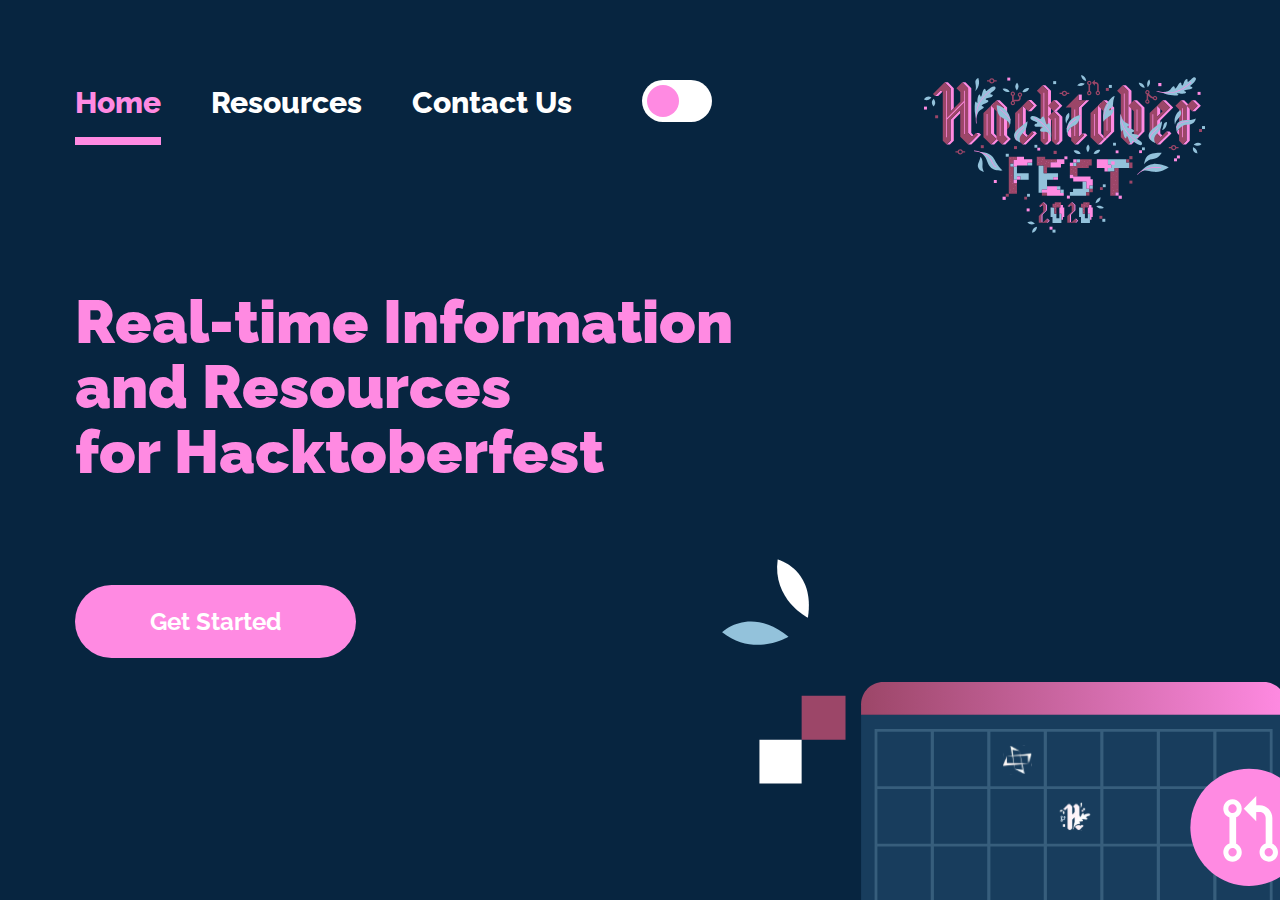
<file: index.html>
<!DOCTYPE html>
<html lang="en">

<head>
    <meta charset="UTF-8">
    <meta name="viewport" content="width=device-width, initial-scale=1.0">
    <meta name="theme-color" content="#0e293e" />
    <link rel="stylesheet" href="./styles/index.css">
    <link rel="stylesheet" href="https://cdnjs.cloudflare.com/ajax/libs/font-awesome/5.15.1/css/all.min.css"
        integrity="sha512-+4zCK9k+qNFUR5X+cKL9EIR+ZOhtIloNl9GIKS57V1MyNsYpYcUrUeQc9vNfzsWfV28IaLL3i96P9sdNyeRssA=="
        crossorigin="anonymous" />
    <link
        href="https://fonts.googleapis.com/css2?family=Montserrat:ital,wght@0,100;0,200;0,300;0,400;0,500;0,600;0,700;0,800;1,100;1,200;1,300;1,400;1,500;1,600;1,700&family=Raleway:ital,wght@0,100;0,200;0,300;0,400;0,500;0,600;0,700;0,800;0,900;1,100;1,200;1,300;1,400;1,500;1,600;1,700;1,800&display=swap"
        rel="stylesheet">
    <title>Announcement Tab</title>
</head>

<body data-theme="dark">
    <nav>
        <div class="list">
            <div class="h-log">
                <img class="min-logo" src="./assets/img/h.svg" alt="">
            </div>
            <div class="list-it">
                <a href="">
                    <li class="active">Home</li>
                </a>
                <a href="./posts.html">
                    <li>Resources</li>
                </a>
                <a href="">
                    <li>Contact Us</li>
                </a>
            </div>
            <div class="d-mode">
                <span class="d-mode-cir"></span>
            </div>
        </div>
        <div id="m-head">
            Home
        </div>
        <div class="hb-logo">
            <img class="hb-2020" src="./assets/img/hb_logo.svg" alt="hacktober 2020 logo">
            <img class="hb-alone" id="ham" src="./assets/img/ham.svg" alt="hamburger icon">
        </div>
    </nav>
    <main>
        <div class="head">
            Real-time Information <br> and Resources <br> for Hacktoberfest
        </div>
        <div class="btn">
            <a href="./posts.html">
                <button class="btn-gs">
                    Get Started
                </button>
            </a>
        </div>
    </main>
    <div class="tt">
        <img class="tt-img" src="./assets/img/tt.svg" alt="">
    </div>
    <!-- Option -->
    <div id="l-list" class="list-it">
        <i class="fa fa-home"></i> <a href="index.html"> Home</a>
        <i class="fa fa-question"></i> <a href="posts.html"> Resources</a>
        <i class="fa fa-phone"></i> <a href="/"> Contact Us</a>
        <i id="ms" class="fa fa-sun"></i> <span id="cd-th" href="">Light Mode</span>
        <!-- fa fa-moon -->
    </div>
</body>

<script src="https://ajax.googleapis.com/ajax/libs/jquery/3.5.1/jquery.min.js"></script>
<script src="./scripts/index.js"></script>

</html>
</file>
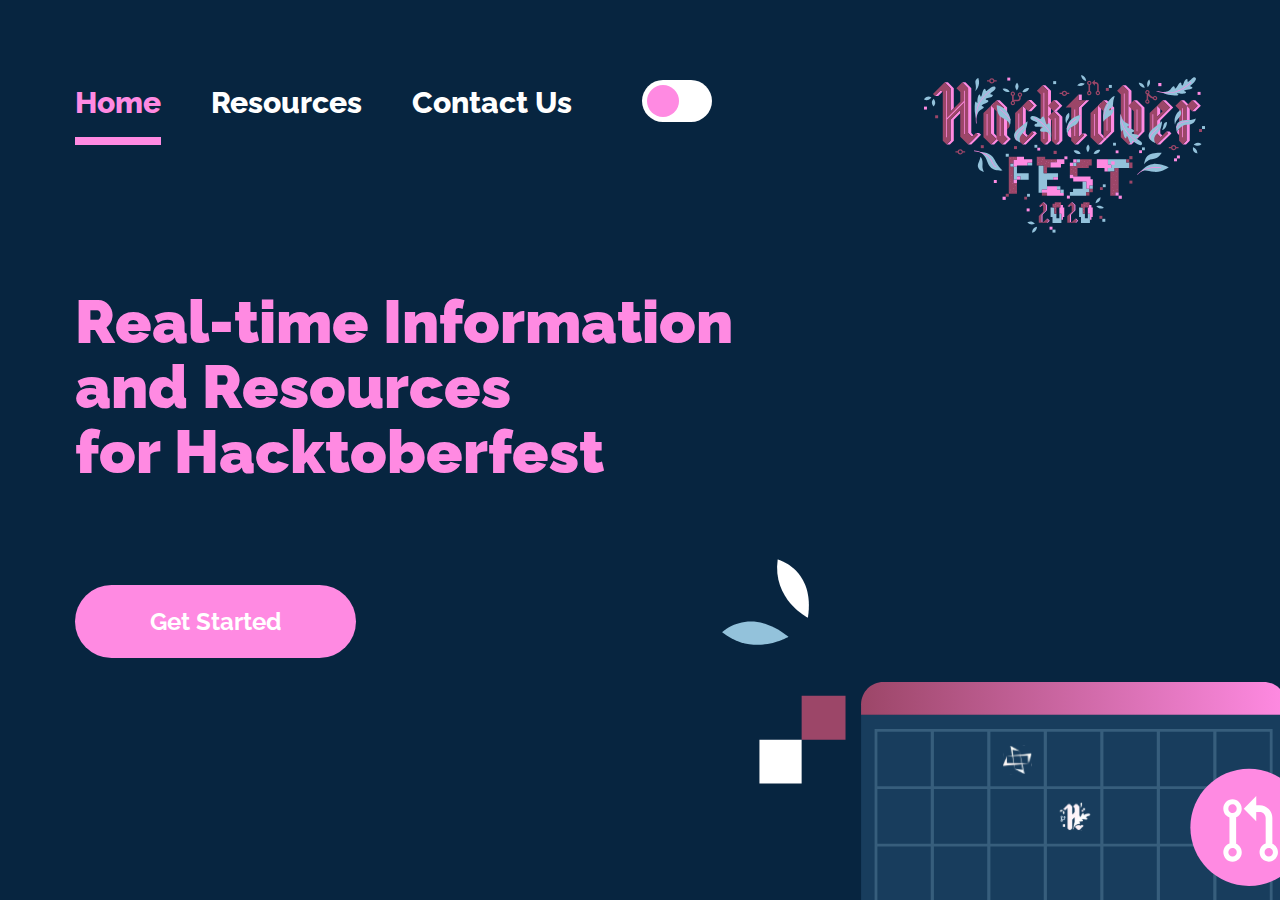
<file: james.html>
<!DOCTYPE html>
<html lang="en">

<head>
    <meta charset="UTF-8">
    <meta name="viewport" content="width=device-width, initial-scale=1.0">
    <link rel="stylesheet" href="./styles/james.css">
    <link rel="stylesheet" href="https://cdnjs.cloudflare.com/ajax/libs/font-awesome/5.15.1/css/all.min.css"
        integrity="sha512-+4zCK9k+qNFUR5X+cKL9EIR+ZOhtIloNl9GIKS57V1MyNsYpYcUrUeQc9vNfzsWfV28IaLL3i96P9sdNyeRssA=="
        crossorigin="anonymous" />
    <link
        href="https://fonts.googleapis.com/css2?family=Montserrat:ital,wght@0,100;0,200;0,300;0,400;0,500;0,600;0,700;0,800;1,100;1,200;1,300;1,400;1,500;1,600;1,700&family=Raleway:ital,wght@0,100;0,200;0,300;0,400;0,500;0,600;0,700;0,800;0,900;1,100;1,200;1,300;1,400;1,500;1,600;1,700;1,800&display=swap"
        rel="stylesheet">
    <title>Announcement Tab</title>
</head>

<body data-theme="dark">
    <nav>
        <div class="list">
            <div class="h-log">
                <img class="min-logo" src="./assets/img/h.svg" alt="">
            </div>
            <div class="list-it">
                <a href="">
                    <li class="active">Home</li>
                </a>
                <a href="./posts.html">
                    <li>Resources</li>
                </a>
                <a href="">
                    <li>Contact Us</li>
                </a>
            </div>
            <div class="d-mode">
                <span class="d-mode-cir"></span>
            </div>
        </div>
        <div id="m-head">
            Home
        </div>
        <div class="hb-logo">
            <img class="hb-2020" src="./assets/img/hb_logo.svg" alt="hacktober 2020 logo">
            <img class="hb-alone" id="ham" src="./assets/img/ham.svg" alt="hamburger icon">
        </div>
    </nav>
    <main>
        <div class="head">
            Real-time Information <br> and Resources <br> for Hacktoberfest
        </div>
        <div class="btn">
            <a href="">
                <button class="btn-gs">
                    Get Started
                </button>
            </a>
        </div>
    </main>
    <div class="tt">
        <img class="tt-img" src="./assets/img/tt.svg" alt="">
    </div>
    <!-- Option -->
    <div id="l-list" class="list-it">
        <i class="fa fa-home"></i> <a href="james.html"> Home</a>
        <i class="fa fa-question"></i> <a href="posts.html"> Resources</a>
        <i class="fa fa-phone"></i> <a href="/"> Contact Us</a>
        <i id="ms" class="fa fa-sun"></i> <span id="cd-th" href="">Light Mode</span>
        <!-- fa fa-moon -->
    </div>
</body>

<script src="https://ajax.googleapis.com/ajax/libs/jquery/3.5.1/jquery.min.js"></script>
<script src="./scripts/james.js"></script>

</html>
</file>
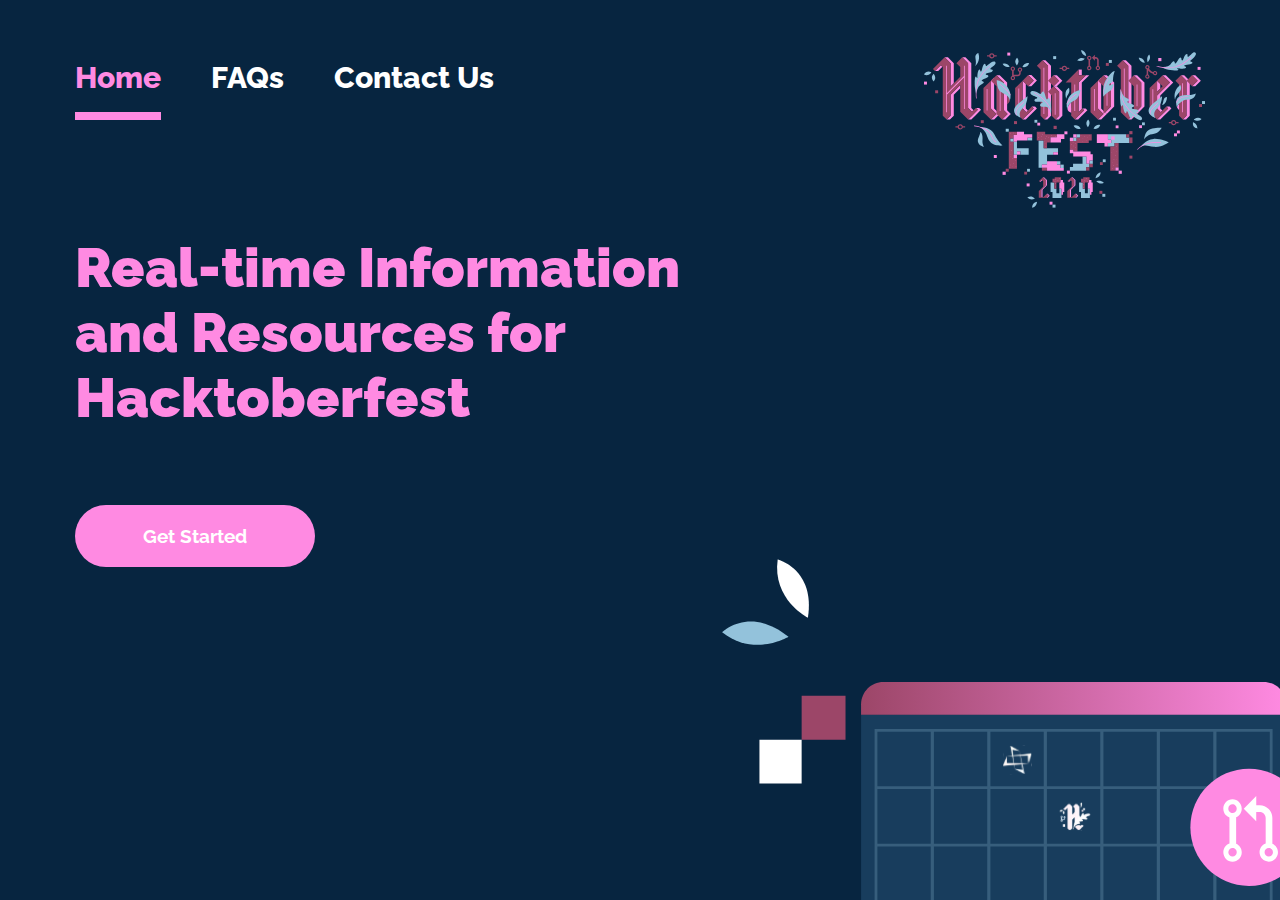
<file: final/james.html>
<!DOCTYPE html>
<html lang="en">

<head>
    <meta charset="UTF-8">
    <meta name="viewport" content="width=device-width, initial-scale=1.0">
    <link rel="stylesheet" href="./styles/james.css">
    <title>Announcement Tab</title>
</head>

<body>
    <nav>
        <div class="list">
            <div class="h-log">
                <img src="./assets/img/h.svg" alt="">
            </div>
            <div class="list-it">
                <a href="">
                    <li class="active">Home</li>
                </a>
                <a href="">
                    <li>FAQs</li>
                </a>
                <a href="">
                    <li>Contact Us</li>
                </a>
            </div>
        </div>
        <div class="hb-logo">
            <img class="hb-2020" src="./assets/img/hb_logo.svg" alt="hacktober 2020 logo">
            <img class="hb-alone" id="ham" src="./assets/img/ham.svg" alt="hamburger icon">
        </div>
    </nav>
    <main>
        <div class="head">
            Real-time Information and Resources for Hacktoberfest
        </div>
        <div class="btn">
            <a href="">
                <button class="btn-gs">
                    Get Started
                </button>
            </a>
        </div>
    </main>
    <div class="tt">
        <img src="./assets/img/tt.svg" alt="">
    </div>
    <!-- Option -->
    <div id="l-list" class="list-it">
        <a href="">
            <li class="active">Home</li>
        </a>
        <a href="">
            <li>FAQs</li>
        </a>
        <a href="">
            <li>Contact Us</li>
        </a>
    </div>
</body>

<script src="https://ajax.googleapis.com/ajax/libs/jquery/3.5.1/jquery.min.js"></script>
<script>
    $('#ham').click(function () {
        $('#l-list').slideToggle();
    });
</script>

</html>
</file>
<file: styles/index.css>
body[data-theme="dark"] {
  --color-1: #ff8ae2;
  --bg: #072540;
  --bandw: #000;
  --wandb: #fff;
  --gandw: #1a1a1a;
  --gandb: lightgray;
  --bgres: url(../assets/img/resource-bg.svg);
}

body[data-theme="light"] {
  --color-1: #0069ff;
  --bg: #84bdff;
  --bandw: #fff;
  --wandb: #000;
  --gandw: #fff;
  --gandb: #000;
  --bgres: url(../assets/img/reslightbg.svg);
}

* {
  margin: 0;
  padding: 0;
  -webkit-box-sizing: border-box;
          box-sizing: border-box;
  font-family: "Raleway", sans-serif;
  text-decoration: none;
}

body {
  min-height: 100vh;
  padding: 75px;
  background-color: var(--bg);
  overflow: hidden;
}

nav {
  display: -webkit-box;
  display: -ms-flexbox;
  display: flex;
  -webkit-box-pack: justify;
      -ms-flex-pack: justify;
          justify-content: space-between;
  color: var(--white);
  font-size: 30px;
  font-weight: 800;
}

nav .list {
  display: -webkit-box;
  display: -ms-flexbox;
  display: flex;
  cursor: pointer;
}

nav .list-it {
  display: -webkit-box;
  display: -ms-flexbox;
  display: flex;
  width: 100%;
  list-style-type: none;
  margin: 0 auto 20px;
  color: var(--bandw);
}

nav .list .h-log {
  display: none;
}

nav .list .h-log img {
  height: 80px;
  width: auto;
}

nav .list li {
  margin: 10px 50px;
  height: 60px;
  min-width: -webkit-max-content;
  min-width: -moz-max-content;
  min-width: max-content;
  color: var(--wandb);
}

nav .list li:first-child {
  margin-left: 0;
}

nav .hb-logo .hb-alone {
  display: none;
}

nav .hb-logo img {
  width: 100%;
  min-width: 160px;
  height: auto;
}

#m-head {
  color: var(--wandb);
  -ms-flex-item-align: center;
      -ms-grid-row-align: center;
      align-self: center;
  font-size: 32px;
  display: none;
}

.active {
  color: var(--color-1) !important;
  border-bottom: 8px solid var(--color-1);
}

main {
  margin: 50px 0 20px;
  width: 60%;
}

main .head {
  font-size: 60px;
  line-height: 65px;
  font-weight: 900;
  color: var(--color-1);
  white-space: nowrap;
}

main .btn {
  margin-top: 100px;
  position: relative;
  z-index: 2;
}

main .btn-gs {
  cursor: pointer;
  color: white;
  font-weight: 700;
  border: none;
  background-color: var(--color-1);
  padding: 22px 75px;
  border-radius: 40px;
  font-size: 24px;
}

main .btn-gs:focus {
  outline: none;
}

.tt img {
  width: 45%;
  position: fixed;
  bottom: 0;
  right: 0;
}

#l-list {
  display: -ms-grid;
  display: grid;
  -ms-grid-rows: 1fr 1fr 1fr 1fr;
  -ms-grid-columns: 20px 1fr;
      grid-template: 1fr 1fr 1fr 1fr / 20px 1fr;
  grid-gap: 0 10px;
  position: absolute;
  text-align: left;
  list-style-type: none;
  background-color: #072540;
  border: 1px solid white;
  color: white;
  font-size: 16px;
  font-weight: 600;
  top: 140px;
  right: 30px;
}

#l-list > * {
  padding: 15px;
  color: white;
}

@media (max-width: 1000px) {
  nav {
    font-size: 25px;
  }
  main .head {
    font-size: 50px;
  }
}

@media (max-width: 870px) {
  nav {
    font-size: 20px;
  }
  main {
    width: 65%;
  }
  main .head {
    font-size: 40px;
    line-height: 50px;
  }
  main .btn-gs {
    padding: 15px 55px;
    font-size: 15px;
  }
  .list-it {
    margin: 0 auto 10px;
  }
}

@media (max-width: 775px) {
  nav {
    -webkit-box-align: center;
        -ms-flex-align: center;
            align-items: center;
  }
  nav .list .list-it {
    display: none;
  }
  nav .list .h-log {
    display: block;
  }
  .hb-logo .hb-alone {
    display: block !important;
    height: 24px;
    min-width: -webkit-max-content;
    min-width: -moz-max-content;
    min-width: max-content;
  }
  .hb-logo .hb-2020 {
    display: none;
    margin: 0;
  }
  .tt img {
    min-width: 350px;
  }
  #m-head {
    display: block;
  }
}

@media (max-width: 650px) {
  main {
    width: 100%;
  }
  main .head {
    font-size: 36px;
    margin-top: 60px;
  }
  main .btn-gs {
    padding: 15px 55px;
    font-size: 15px;
  }
  .btn {
    margin-top: 45px;
  }
}

@media (max-width: 600px) {
  body {
    padding: 50px 30px;
  }
}

@media (max-width: 500px) {
  main .head {
    font-size: 28px;
    line-height: 35px;
  }
  .btn {
    margin-top: 35px;
  }
  body {
    padding: 30px 15px;
  }
  #l-list {
    top: 100px;
  }
  #m-head {
    font-size: 25px;
  }
  nav .list .h-log img {
    height: 50px;
  }
}

.d-mode {
  max-height: 42px;
  min-width: 70px;
  margin: 5px 20px 0;
  border-radius: 50px;
  background-color: var(--wandb);
  display: -webkit-box;
  display: -ms-flexbox;
  display: flex;
  -webkit-box-align: center;
      -ms-flex-align: center;
          align-items: center;
  padding: 10px 5px;
}

.d-mode-cir {
  position: relative;
  min-height: 32px;
  min-width: 32px;
  border-radius: 50%;
  background-color: var(--color-1);
}

@media (max-width: 775px) {
  .d-mode {
    display: none;
  }
}

.m-mode {
  max-width: 70px;
  margin: auto;
  display: -webkit-box;
  display: -ms-flexbox;
  display: flex;
}
/*# sourceMappingURL=index.css.map */
</file>
<file: styles/james.css>
body[data-theme="dark"] {
  --color-1: #ff8ae2;
  --bg: #072540;
  --bandw: #000;
  --wandb: #fff;
  --gandw: #1a1a1a;
  --gandb: lightgray;
  --bgres: url(../assets/img/resource-bg.svg);
}

body[data-theme="light"] {
  --color-1: #0069ff;
  --bg: #84bdff;
  --bandw: #fff;
  --wandb: #000;
  --gandw: #fff;
  --gandb: #000;
  --bgres: url(../assets/img/reslightbg.svg);
}

* {
  margin: 0;
  padding: 0;
  -webkit-box-sizing: border-box;
          box-sizing: border-box;
  font-family: "Raleway", sans-serif;
  text-decoration: none;
}

body {
  min-height: 100vh;
  padding: 75px;
  background-color: var(--bg);
  overflow: hidden;
}

nav {
  display: -webkit-box;
  display: -ms-flexbox;
  display: flex;
  -webkit-box-pack: justify;
      -ms-flex-pack: justify;
          justify-content: space-between;
  color: var(--white);
  font-size: 30px;
  font-weight: 800;
}

nav .list {
  display: -webkit-box;
  display: -ms-flexbox;
  display: flex;
  cursor: pointer;
}

nav .list-it {
  display: -webkit-box;
  display: -ms-flexbox;
  display: flex;
  width: 100%;
  list-style-type: none;
  margin: 0 auto 20px;
  color: var(--bandw);
}

nav .list .h-log {
  display: none;
}

nav .list .h-log img {
  height: 80px;
  width: auto;
}

nav .list li {
  margin: 10px 50px;
  height: 60px;
  min-width: -webkit-max-content;
  min-width: -moz-max-content;
  min-width: max-content;
  color: var(--wandb);
}

nav .list li:first-child {
  margin-left: 0;
}

nav .hb-logo .hb-alone {
  display: none;
}

nav .hb-logo img {
  width: 100%;
  min-width: 160px;
  height: auto;
}

#m-head {
  color: var(--wandb);
  -ms-flex-item-align: center;
      -ms-grid-row-align: center;
      align-self: center;
  font-size: 32px;
  display: none;
}

.active {
  color: var(--color-1) !important;
  border-bottom: 8px solid var(--color-1);
}

main {
  margin: 50px 0 20px;
  width: 60%;
}

main .head {
  font-size: 60px;
  line-height: 65px;
  font-weight: 900;
  color: var(--color-1);
  white-space: nowrap;
}

main .btn {
  margin-top: 100px;
  position: relative;
  z-index: 2;
}

main .btn-gs {
  cursor: pointer;
  color: white;
  font-weight: 700;
  border: none;
  background-color: var(--color-1);
  padding: 22px 75px;
  border-radius: 40px;
  font-size: 24px;
}

main .btn-gs:focus {
  outline: none;
}

.tt img {
  width: 45%;
  position: absolute;
  bottom: 0;
  right: 0;
}

#l-list {
  display: -ms-grid;
  display: grid;
  -ms-grid-rows: 1fr 1fr 1fr 1fr;
  -ms-grid-columns: 20px 1fr;
      grid-template: 1fr 1fr 1fr 1fr / 20px 1fr;
  grid-gap: 0 10px;
  position: absolute;
  text-align: left;
  list-style-type: none;
  background-color: #072540;
  border: 1px solid white;
  color: white;
  font-size: 16px;
  font-weight: 600;
  top: 140px;
  right: 30px;
}

#l-list > * {
  padding: 15px;
  color: white;
}

@media (max-width: 1000px) {
  nav {
    font-size: 25px;
  }
  main .head {
    font-size: 50px;
  }
}

@media (max-width: 870px) {
  nav {
    font-size: 20px;
  }
  main {
    width: 65%;
  }
  main .head {
    font-size: 40px;
    line-height: 50px;
  }
  main .btn-gs {
    padding: 15px 55px;
    font-size: 15px;
  }
  .list-it {
    margin: 0 auto 10px;
  }
}

@media (max-width: 775px) {
  nav {
    -webkit-box-align: center;
        -ms-flex-align: center;
            align-items: center;
  }
  nav .list .list-it {
    display: none;
  }
  nav .list .h-log {
    display: block;
  }
  .hb-logo .hb-alone {
    display: block !important;
    height: 24px;
    min-width: -webkit-max-content;
    min-width: -moz-max-content;
    min-width: max-content;
  }
  .hb-logo .hb-2020 {
    display: none;
    margin: 0;
  }
  .tt img {
    min-width: 350px;
  }
  #m-head {
    display: block;
  }
}

@media (max-width: 650px) {
  main {
    width: 100%;
  }
  main .head {
    font-size: 36px;
    margin-top: 60px;
  }
  main .btn-gs {
    padding: 15px 55px;
    font-size: 15px;
  }
  .btn {
    margin-top: 45px;
  }
}

@media (max-width: 600px) {
  body {
    padding: 50px 30px;
  }
}

@media (max-width: 500px) {
  main .head {
    font-size: 28px;
    line-height: 35px;
  }
  .btn {
    margin-top: 35px;
  }
  body {
    padding: 30px 15px;
  }
  #l-list {
    top: 100px;
  }
  #m-head {
    font-size: 25px;
  }
  nav .list .h-log img {
    height: 50px;
  }
}

.d-mode {
  max-height: 42px;
  min-width: 70px;
  margin: 5px 20px 0;
  border-radius: 50px;
  background-color: var(--wandb);
  display: -webkit-box;
  display: -ms-flexbox;
  display: flex;
  -webkit-box-align: center;
      -ms-flex-align: center;
          align-items: center;
  padding: 10px 5px;
}

.d-mode-cir {
  position: relative;
  min-height: 32px;
  min-width: 32px;
  border-radius: 50%;
  background-color: var(--color-1);
}

@media (max-width: 775px) {
  .d-mode {
    display: none;
  }
}

.m-mode {
  max-width: 70px;
  margin: auto;
  display: -webkit-box;
  display: -ms-flexbox;
  display: flex;
}
/*# sourceMappingURL=james.css.map */
</file>
<file: final/styles/james.css>
@import url("https://fonts.googleapis.com/css2?family=Raleway:ital,wght@0,100;0,200;0,300;0,400;0,500;0,600;0,700;0,800;0,900;1,100;1,200;1,300;1,400;1,500;1,600;1,700;1,800;1,900&display=swap");
*,
*:link,
*:visited {
  margin: 0;
  padding: 0;
  -webkit-box-sizing: border-box;
          box-sizing: border-box;
  font-family: "Raleway", sans-serif;
  text-decoration: none;
  color: white;
}

body {
  min-height: 100vh;
  padding: 50px 75px;
  background-color: #072540;
  overflow: hidden;
}

nav {
  display: -webkit-box;
  display: -ms-flexbox;
  display: flex;
  -webkit-box-pack: justify;
      -ms-flex-pack: justify;
          justify-content: space-between;
  color: white;
  font-size: 30px;
  font-weight: 800;
}

nav .list {
  cursor: pointer;
}

nav .list-it {
  display: -webkit-box;
  display: -ms-flexbox;
  display: flex;
  width: 100%;
  list-style-type: none;
  margin: 0 auto 20px;
}

nav .list .h-log {
  display: none;
}

nav .list li {
  margin: 10px 50px;
  height: 60px;
  min-width: -webkit-max-content;
  min-width: -moz-max-content;
  min-width: max-content;
}

nav .list li:first-child {
  margin-left: 0;
}

nav .hb-logo .hb-alone {
  display: none;
}

nav .hb-logo img {
  width: 100%;
  min-width: 160px;
  height: auto;
}

.active {
  color: #ff8ae2;
  border-bottom: 8px solid #ff8ae2;
}

main {
  margin: 20px 0;
  width: 60%;
}

main .head {
  font-size: 55px;
  line-height: 65px;
  font-weight: 900;
  color: #ff8ae2;
}

main .btn {
  margin-top: 75px;
  position: relative;
  z-index: 2;
}

main .btn-gs {
  cursor: pointer;
  color: white;
  font-weight: 700;
  border: none;
  background-color: #ff8ae2;
  padding: 20px 68px;
  border-radius: 40px;
  font-size: 19px;
}

main .btn-gs:focus {
  outline: none;
}

.tt img {
  width: 45%;
  position: absolute;
  bottom: 0;
  right: 0;
}

#l-list {
  display: none;
  position: absolute;
  text-align: center;
  list-style-type: none;
  background-color: #072540;
  border: 1px solid white;
  color: white;
  font-size: 25px;
  font-weight: 800;
  top: 120px;
  right: 30px;
}

#l-list > a > li {
  padding: 15px;
}

@media (max-width: 1000px) {
  nav {
    font-size: 25px;
  }
  main .head {
    font-size: 50px;
  }
}

@media (max-width: 870px) {
  nav {
    font-size: 20px;
  }
  main {
    width: 65%;
  }
  main .head {
    font-size: 40px;
    line-height: 50px;
  }
  main .btn-gs {
    padding: 15px 55px;
    font-size: 15px;
  }
}

@media (max-width: 775px) {
  nav .list .list-it {
    display: none;
  }
  nav .list .h-log {
    display: block;
  }
  .hb-logo {
    overflow-x: hidden;
  }
  .hb-logo .hb-alone {
    display: block !important;
    margin-top: 20px;
    height: 24px;
    -webkit-transform: translateX(60px);
            transform: translateX(60px);
  }
  .hb-logo .hb-2020 {
    display: none;
    margin: 0;
  }
  .tt img {
    min-width: 350px;
  }
}

@media (max-width: 650px) {
  main {
    width: 100%;
  }
  main .head {
    font-size: 32px;
    margin-top: 60px;
  }
  main .btn-gs {
    padding: 15px 55px;
    font-size: 15px;
  }
  .btn {
    margin-top: 45px;
  }
}

@media (max-width: 600px) {
  body {
    padding: 50px 30px;
  }
}

@media (max-width: 500px) {
  main .head {
    font-size: 28px;
    line-height: 35px;
  }
  .btn {
    margin-top: 35px;
  }
}
/*# sourceMappingURL=james.css.map */
</file>
